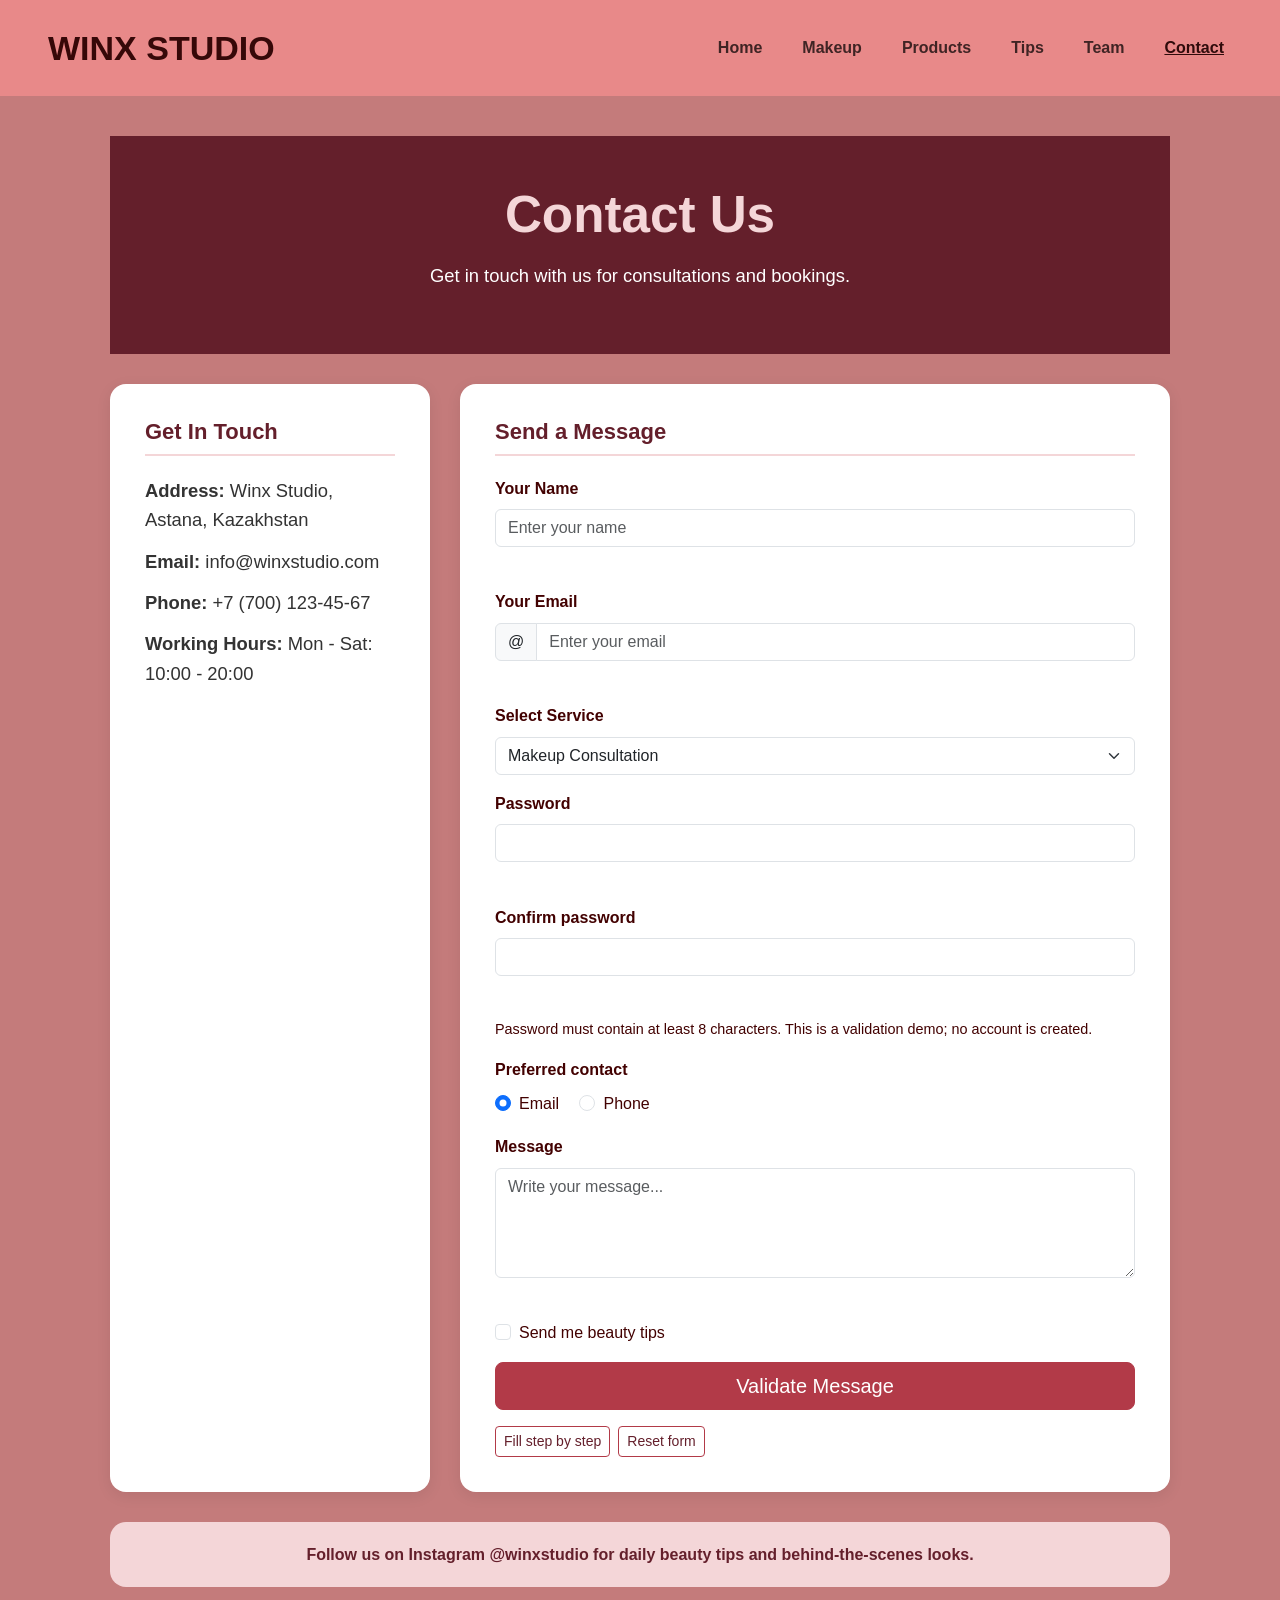
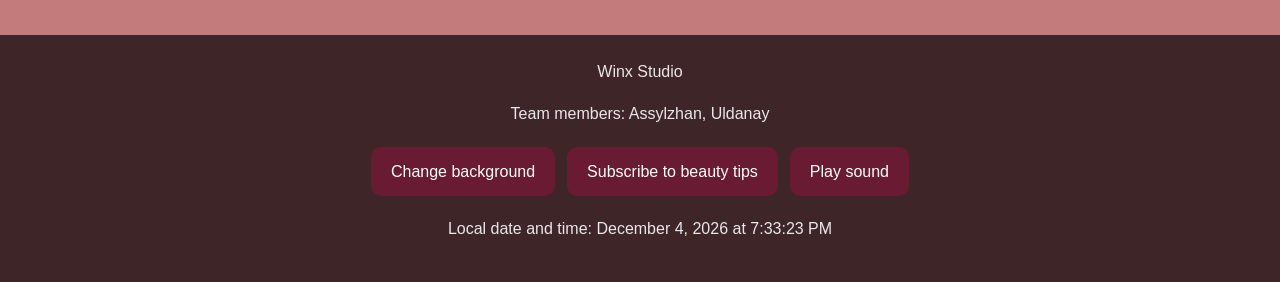
<file: contact.html>
<!DOCTYPE html>
<html lang="en">
<head>
    <meta charset="UTF-8">
    <meta name="viewport" content="width=device-width, initial-scale=1.0">
    <title>Contact Us - Winx Studio</title>
    <link href="https://cdn.jsdelivr.net/npm/bootstrap@5.3.3/dist/css/bootstrap.min.css" rel="stylesheet">
    <link rel="stylesheet" href="css/style.css">
</head>
<body>
    <header>
        <nav class="navbar navbar-expand-lg winx-navbar px-3 px-lg-5 py-3" aria-label="Main navigation">
            <a href="index.html" class="navbar-brand logo">WINX STUDIO</a>
            <button class="navbar-toggler" type="button" data-bs-toggle="collapse" data-bs-target="#mainNav" aria-controls="mainNav" aria-expanded="false" aria-label="Toggle navigation">
                <span class="navbar-toggler-icon"></span>
            </button>
            <div class="collapse navbar-collapse" id="mainNav">
                <ul class="navbar-nav ms-auto gap-lg-4">
                    <li class="nav-item"><a class="nav-link" href="index.html">Home</a></li>
                    <li class="nav-item"><a class="nav-link" href="makeup.html">Makeup</a></li>
                    <li class="nav-item"><a class="nav-link" href="products.html">Products</a></li>
                    <li class="nav-item"><a class="nav-link" href="tips.html">Tips</a></li>
                    <li class="nav-item"><a class="nav-link" href="team.html">Team</a></li>
                    <li class="nav-item"><a class="nav-link active" href="contact.html" aria-current="page">Contact</a></li>
                </ul>
            </div>
        </nav>
    </header>
    <main class="container-fluid px-0">
        <div class="container">
            <div class="contact-grid">
                <section class="page-title py-4 py-md-5 px-3 mb-0">
                    <h1>Contact Us</h1>
                    <p>Get in touch with us for consultations and bookings.</p>
                </section>
                <div class="contact-info">
                    <h3>Get In Touch</h3>
                    <p><strong>Address:</strong> Winx Studio, Astana, Kazakhstan</p>
                    <p><strong>Email:</strong> info@winxstudio.com</p>
                    <p><strong>Phone:</strong> +7 (700) 123-45-67</p>
                    <p><strong>Working Hours:</strong> Mon - Sat: 10:00 - 20:00</p>
                </div>
                <div class="contact-main">
                    <form id="contact-form" novalidate>
                        <h3>Send a Message</h3>
                        <div class="mb-3">
                            <label for="name" class="form-label fw-bold">Your Name</label>
                            <input type="text" class="form-control" id="name" placeholder="Enter your name" required>
                            <p id="name-error" class="field-error" aria-live="polite"></p>
                        </div>
                        <div class="mb-3">
                            <label for="email" class="form-label fw-bold">Your Email</label>
                            <div class="input-group"><span class="input-group-text">@</span><input type="email" class="form-control" id="email" placeholder="Enter your email" required></div>
                            <p id="email-error" class="field-error" aria-live="polite"></p>
                        </div>
                        <div class="mb-3">
                            <label for="service" class="form-label fw-bold">Select Service</label>
                            <select class="form-select" id="service">
                                <option value="makeup">Makeup Consultation</option>
                                <option value="products">Product Recommendation</option>
                                <option value="other">Other Query</option>
                            </select>
                        </div>
                        <div class="mb-3">
                            <label for="password" class="form-label fw-bold">Password</label>
                            <input type="password" id="password" class="form-control" autocomplete="new-password" required>
                            <p id="password-error" class="field-error" aria-live="polite"></p>
                        </div>
                        <div class="mb-3">
                            <label for="confirm-password" class="form-label fw-bold">Confirm password</label>
                            <input type="password" id="confirm-password" class="form-control" autocomplete="new-password" required>
                            <p id="confirm-password-error" class="field-error" aria-live="polite"></p>
                        </div>
                        <p class="form-hint">Password must contain at least 8 characters. This is a validation demo; no account is created.</p>
                        <fieldset class="mb-3">
                            <legend class="fs-6 fw-bold">Preferred contact</legend>
                            <div class="form-check form-check-inline"><input class="form-check-input" type="radio" name="contact" id="byEmail" checked><label class="form-check-label" for="byEmail">Email</label></div>
                            <div class="form-check form-check-inline"><input class="form-check-input" type="radio" name="contact" id="byPhone"><label class="form-check-label" for="byPhone">Phone</label></div>
                        </fieldset>
                        <div class="mb-3">
                            <label for="message" class="form-label fw-bold">Message</label>
                            <textarea class="form-control" id="message" rows="4" placeholder="Write your message..." required></textarea>
                            <p id="message-error" class="field-error" aria-live="polite"></p>
                        </div>
                        <div class="form-check mb-3"><input class="form-check-input" type="checkbox" id="news"><label class="form-check-label" for="news">Send me beauty tips</label></div>
                        <button type="submit" class="btn btn-danger btn-lg w-100">Validate Message</button>
                        <p id="contact-status" role="status"></p>
                    </form>
                </div>
                <div class="contact-note">Follow us on Instagram @winxstudio for daily beauty tips and behind-the-scenes looks.</div>
            </div>
        </div>
    </main>
    <footer class="p-4 mt-5">
        <p>Winx Studio</p>
        <p>Team members: Assylzhan, Uldanay</p>
        <div class="interactive-tools">
            <button type="button" class="winx-action" id="change-background">Change background</button>
            <button type="button" class="winx-action" id="open-subscribe">Subscribe to beauty tips</button>
            <p>Local date and time: <time id="current-datetime"></time></p>
        </div>
    </footer>
    <dialog id="subscribe-dialog" aria-labelledby="subscribe-title">
        <button type="button" id="close-subscribe" class="popup-close" aria-label="Close subscription form">×</button>
        <h2 id="subscribe-title">Beauty tips newsletter</h2>
        <form id="subscribe-form" novalidate>
            <label for="subscribe-email">Email</label>
            <input id="subscribe-email" type="email" autocomplete="email" required>
            <p id="subscribe-error" class="field-error" aria-live="polite"></p>
            <button type="submit" class="winx-action">Subscribe</button>
            <p id="subscribe-status" role="status"></p>
        </form>
    </dialog>
    <script src="https://cdn.jsdelivr.net/npm/bootstrap@5.3.3/dist/js/bootstrap.bundle.min.js"></script>
    <script src="js/script.js" defer></script>
    <script src="js/assignment5.js" defer></script>
</body>
</html>
</file>
<file: css/style.css>
* {
    margin: 0;
    padding: 0;
    box-sizing: border-box;
}
body {
    font-family: Arial;
    font-weight: 400;
    background-color: rgb(196, 123, 123);
    color: rgb(66, 1, 1);
    line-height: 1.6;
}
/* ===== Контейнер ===== */
.container {
    max-width: 1100px;
    margin: 0 auto;
    padding: 0 20px;
}
/* ===== Навигация ===== */
.logo {
    font-family: Arial;
    color: rgb(54, 8, 8);
    font-size: 34px;
    font-weight: 700;
    text-decoration: none;
}
.navbar {
    display: flex;
    justify-content: space-between;
    align-items: center;
    padding: 20px 60px;
    background-color: rgba(234, 139, 139, 0.949);
}
.nav-menu {
    display: flex;
    align-items: center;
    gap: 40px;
    list-style: none;
}
.nav-menu a {
    font-family: Arial;
    color: rgb(63, 36, 36);
    text-decoration: none;
    font-weight: 600;
    transition: 0.3s;
}
.nav-menu a:hover, .nav-menu a.active {
    color: rgb(47, 11, 11);
    text-decoration: underline;
}
/* ===== Hero section ===== */
.hero {
    min-height: 75vh;
    display: flex;
    align-items: center;
    justify-content: space-between;
    gap: 50px;
    padding: 70px 8%;
}
.hero-text {
    max-width: 550px;
}
.small-title {
    color: #6e101a;
    font-weight: 700;
    letter-spacing: 2px;
}
.hero h1 {
    line-height: 1.1;
    margin: 15px 0;
    color: #230509;
    font-weight: 700;
}
.hero p {
    margin-bottom: 20px;
    font-weight: 400;
}
.hero-image img {
    width: 400px;
    height: 500px;
    object-fit: cover;
    border-radius: 20px;
}
/* ===== Buttons ===== */
.button {
    display: inline-block;
    padding: 12px 25px;
    background-color: #B23A48;
    color: white;
    text-decoration: none;
    font-weight: 700;
    border-radius: 8px;
    transition: 0.3s;
}
.button:hover {
    background-color: #641F2B;
    transform: translateY(-2px);
}
/* ===== About / Cards ===== */
.about-section, .cards-section {
    text-align: center;
}
.cards {
    display: flex;
    justify-content: center;
    align-items: stretch;
    gap: 25px;
    margin-top: 30px;
    flex-wrap: wrap;
}
.winx-card {
    width: calc((100% - 50px) / 3);
    display: flex;
    flex-direction: column;
    align-items: center;
    background-color: white;
    border: 1px solid #ead6d6;
    border-radius: 15px;
    box-shadow: 0 5px 15px rgba(0, 0, 0, 0.08);
    transition: transform 0.25s ease, box-shadow 0.25s ease;
}
.winx-card:hover {
    transform: translateY(-8px);
    box-shadow: 0 12px 25px rgba(0, 0, 0, 0.15);
}
.winx-card h3 {
    color: #24080b;
    margin-bottom: 10px;
    font-weight: 700;
}
.winx-card p {
    flex-grow: 1;
    font-weight: 400;
}
/* ===== Page title ===== */
.page-title {
    background-color: #641F2B;
    color: white;
    text-align: center;
}
.page-title h1 {
    color: #F4D6D8;
    margin-bottom: 15px;
    font-weight: 700;
}
.page-title p {
    color: white;
    font-weight: 400;
}
/* ===== Content ===== */
.content {
    width: 85%;
    max-width: 1000px;
    background-color: #FFF5F5;
    border: 2px solid #F4D6D8;
    border-radius: 20px;
}
.content h2 {
    color: #641F2B;
    margin-top: 25px;
    margin-bottom: 15px;
    border-bottom: 2px solid #B23A48;
    padding-bottom: 8px;
    font-weight: 700;
}
.content ol, .content ul {
    padding-left: 30px;
    margin-bottom: 30px;
}
.content li {
    color: #641F2B;
    margin-bottom: 10px;
    font-weight: 400;
}
.content li::marker {
    color: #B23A48;
    font-weight: 700;
}
.content img {
    display: block;
    width: 70%;
    max-width: 600px;
    height: 400px;
    object-fit: cover;
    margin: 35px auto;
    border-radius: 20px;
    border: 5px solid #F4D6D8;
}
/* ===== Highlight ===== */
.highlight {
    background-color: #F4D6D8;
    border-left: 8px solid #B23A48;
    border-radius: 16px;
}
.highlight h3 {
    color: #641F2B;
    font-size: 24px;
    font-weight: 700;
    margin-bottom: 10px;
}
.highlight p {
    color: #641F2B;
    font-weight: 400;
}
/* ===== Team ===== */
.team-grid {
    display: flex;
    gap: 25px;
    justify-content: center;
    flex-wrap: wrap;
    margin: 40px 0;
}
.team-card {
    background-color: #ffffff;
    padding: 30px 20px;
    border-radius: 16px;
    text-align: center;
    flex: 1;
    min-width: 250px;
    display: flex;
    flex-direction: column;
    align-items: center;
    box-shadow: 0 4px 15px rgba(0, 0, 0, 0.08);
    transition: transform 0.25s ease, box-shadow 0.25s ease;
}
.team-card:hover {
    transform: translateY(-8px);
    box-shadow: 0 12px 25px rgba(0, 0, 0, 0.15);
}
.profile-img {
    width: 130px;
    height: 130px;
    border-radius: 50%;
    object-fit: cover;
    border: 4px solid #B23A48;
    margin-bottom: 15px;
}
.team-card h3 {
    font-size: 20px;
    color: #24080b;
    margin-bottom: 5px;
    font-weight: 700;
}
.role {
    display: inline-block;
    color: #B23A48;
    font-size: 14px;
    font-weight: 700;
    margin-bottom: 12px;
}
.team-card p {
    flex-grow: 1;
    font-size: 14px;
    color: #444444;
    font-weight: 400;
}
.btn-card {
    display: inline-block;
    margin-top: 18px;
    padding: 10px 22px;
    background-color: #B23A48;
    color: #ffffff;
    text-decoration: none;
    border-radius: 8px;
    font-size: 14px;
    font-weight: 700;
    transition: background-color 0.25s ease, transform 0.25s ease;
}
.btn-card:hover {
    background-color: #641F2B;
    transform: translateY(-2px);
}
/* ===== Gallery ===== */
.gallery-title {
    text-align: center;
    color: #641F2B;
    margin: 50px 0 20px;
    font-weight: 700;
}
.gallery-grid {
    display: grid;
    grid-template-columns: repeat(3, 1fr);
    gap: 18px;
    margin-bottom: 40px;
}
.gallery-item {
    position: relative;
    overflow: hidden;
    border-radius: 12px;
}
.gallery-grid .gallery-item {
    aspect-ratio: 1 / 1;
}
.gallery-grid .gallery-item img {
    width: 100%;
    height: 100%;
    object-fit: cover;
    display: block;
    transition: transform 0.35s ease;
}
.gallery-grid .gallery-item:hover img {
    transform: scale(1.08);
}
.gallery-caption {
    position: absolute;
    inset: 0;
    display: flex;
    align-items: flex-end;
    padding: 16px;
    background: linear-gradient(to top, rgba(48, 6, 10, 0.85), rgba(48, 6, 10, 0));
    color: #ffffff;
    font-size: 15px;
    font-weight: 700;
    opacity: 0;
    transition: opacity 0.3s ease;
}
.gallery-item:hover .gallery-caption {
    opacity: 1;
}
/* ===== Contact ===== */
.contact-grid {
    display: grid;
    grid-template-columns: 320px 1fr;
    grid-template-areas: "title title" "sidebar main" "note note";
    gap: 30px;
    margin: 40px 0;
}
.contact-grid .page-title {
    grid-area: title;
    margin-bottom: 0;
}
.contact-info {
    grid-area: sidebar;
}
.contact-main {
    grid-area: main;
}
.contact-note {
    grid-area: note;
    background-color: #F4D6D8;
    border-radius: 16px;
    padding: 20px 30px;
    text-align: center;
    color: #641F2B;
    font-weight: 700;
}
.contact-wrapper {
    display: flex;
    gap: 30px;
    margin: 40px 0;
}
.contact-info, #contact-form {
    background-color: #ffffff;
    padding: 35px;
    border-radius: 16px;
    box-shadow: 0 4px 15px rgba(0, 0, 0, 0.08);
}
.contact-info h3, #contact-form h3 {
    color: #641F2B;
    font-size: 22px;
    margin-bottom: 20px;
    border-bottom: 2px solid #F4D6D8;
    padding-bottom: 8px;
    font-weight: 700;
}
.contact-info p {
    margin-bottom: 12px;
    color: #333333;
    font-weight: 400;
}
#contact-form {
    flex: 1.5;
}
.form-group {
    margin-bottom: 18px;
    display: flex;
    flex-direction: column;
}
.form-group label {
    font-size: 14px;
    font-weight: 700;
    margin-bottom: 6px;
    color: #24080b;
}
.form-group input, .form-group select, .form-group textarea {
    padding: 12px;
    border: 1px solid #ead6d6;
    border-radius: 8px;
    background-color: #fafafa;
    font-family: Arial;
    font-size: 14px;
    font-weight: 400;
}
.form-group input:focus, .form-group select:focus, .form-group textarea:focus {
    outline: none;
    border-color: #B23A48;
    background-color: #ffffff;
}
.btn-primary {
    background-color: #B23A48;
    color: #ffffff;
    padding: 14px;
    border: none;
    border-radius: 8px;
    font-weight: 700;
    cursor: pointer;
    width: 100%;
    font-size: 15px;
    transition: background-color 0.3s;
}
.btn-primary:hover {
    background-color: #641F2B;
}
/* ===== Products table ===== */
.products-table {
    width: 100%;
    border-collapse: collapse;
    margin: 30px 0 40px;
    background-color: white;
}
.products-table th {
    background-color: #641F2B;
    color: white;
    padding: 15px;
    text-align: left;
    font-size: 17px;
    font-weight: 700;
}
.products-table td {
    padding: 15px;
    border: 1px solid #F4D6D8;
    color: #641F2B;
    font-size: 16px;
    font-weight: 400;
}
.products-table tr:nth-child(even) {
    background-color: #FFF5F5;
}
.products-table tr:hover {
    background-color: #F4D6D8;
}
.products-table td:first-child {
    width: 60px;
    text-align: center;
    font-weight: 700;
}
.products-table td:nth-child(2) {
    width: 25%;
}
/* ===== Assignment page ===== */
.assignment-page {
    display: grid;
    grid-template-columns: 220px 1fr;
    grid-template-areas: "header header" "sidebar main" "footer footer";
    min-height: 100vh;
}
.site-header {
    grid-area: header;
}
.sidebar {
    grid-area: sidebar;
    background-color: #F4D6D8;
    color: #641F2B;
}
.sidebar h2 {
    margin-bottom: 15px;
    font-weight: 700;
}
.sidebar ul {
    padding-left: 20px;
}
.sidebar li {
    margin-bottom: 10px;
    font-weight: 400;
}
.main-content {
    grid-area: main;
}
.site-footer {
    grid-area: footer;
}
.assignment-page .site-footer {
    margin-top: 0;
}
/* ===== Products ===== */
.products-section {
    text-align: center;
}
.products-section h2 {
    color: #641F2B;
    margin-bottom: 30px;
    font-weight: 700;
}
.product-cards {
    display: flex;
    gap: 25px;
    align-items: stretch;
}
.product-card {
    flex: 1;
    display: flex;
    flex-direction: column;
    background-color: #FFF5F5;
    border: 2px solid #F4D6D8;
    border-radius: 15px;
    transition: 0.3s;
}
.product-card:hover {
    transform: translateY(-8px);
    box-shadow: 0 10px 20px rgba(0, 0, 0, 0.2);
}
.product-card img {
    width: 100%;
    height: 220px;
    object-fit: cover;
    border-radius: 12px;
}
.product-card h3 {
    color: #641F2B;
    margin-top: 20px;
    margin-bottom: 10px;
    font-weight: 700;
}
.product-card p {
    flex-grow: 1;
    margin-bottom: 20px;
    font-weight: 400;
}
.card-button {
    display: inline-block;
    background-color: #B23A48;
    color: white;
    text-decoration: none;
    padding: 10px 20px;
    border-radius: 8px;
    font-weight: 700;
    transition: 0.3s;
}
.card-button:hover {
    background-color: #641F2B;
}
/* ===== Gallery section ===== */
.gallery-section h2 {
    color: #641F2B;
    text-align: center;
    margin-bottom: 30px;
    font-weight: 700;
}
.gallery {
    display: grid;
    grid-template-columns: repeat(3, 1fr);
    gap: 20px;
}
.gallery .gallery-item {
    border-radius: 15px;
}
.gallery .gallery-item img {
    width: 100%;
    height: 250px;
    object-fit: cover;
    display: block;
    transition: 0.3s;
}
.caption {
    position: absolute;
    bottom: 0;
    left: 0;
    width: 100%;
    padding: 15px;
    background-color: rgba(100, 31, 43, 0.85);
    color: white;
    text-align: center;
    opacity: 0;
    transition: 0.3s;
    font-weight: 700;
}
.gallery-item:hover .caption {
    opacity: 1;
}
.gallery .gallery-item:hover img {
    transform: scale(1.05);
}
/* ===== Home page ===== */
.home-page {
    background-color: #fff7f7;
}
.home-hero {
    width: 88%;
    max-width: 1200px;
    margin: 45px auto 70px;
    display: flex;
    align-items: center;
    justify-content: space-between;
    gap: 55px;
    padding: 50px;
    background-color: #FFF5F5;
    border: 2px solid #F4D6D8;
    border-radius: 24px;
    box-shadow: 0 8px 25px rgba(100, 31, 43, 0.08);
}
.home-hero-text, .home-hero-image {
    flex: 1;
}
.home-hero-text h1 {
    font-size: 52px;
    line-height: 1.1;
    color: #641F2B;
    margin: 12px 0 20px;
    font-weight: 700;
}
.home-hero-description {
    max-width: 540px;
    font-size: 18px;
    line-height: 1.7;
    color: #5d3439;
    margin-bottom: 28px;
    font-weight: 400;
}
.home-actions {
    display: flex;
    gap: 15px;
    flex-wrap: wrap;
}
.home-primary-button, .home-secondary-button {
    display: inline-block;
    padding: 13px 25px;
    text-decoration: none;
    font-weight: 700;
    border: 2px solid #B23A48;
    border-radius: 10px;
    transition: 0.3s;
}
.home-primary-button {
    background-color: #B23A48;
    color: white;
    box-shadow: 0 5px 12px rgba(100, 31, 43, 0.18);
}
.home-primary-button:hover {
    background-color: #641F2B;
    border-color: #641F2B;
    transform: translateY(-3px);
    box-shadow: 0 8px 16px rgba(100, 31, 43, 0.25);
}
.home-secondary-button {
    background-color: transparent;
    color: #641F2B;
}
.home-secondary-button:hover {
    background-color: #F4D6D8;
    transform: translateY(-3px);
}
.home-hero-image img {
    width: 100%;
    height: 430px;
    object-fit: cover;
    display: block;
    border-radius: 20px;
}
.home-about {
    width: 75%;
    max-width: 850px;
    margin: 0 auto 70px;
    text-align: center;
}
.home-about h2 {
    color: #641F2B;
    font-size: 34px;
    margin: 10px 0 18px;
    font-weight: 700;
}
.home-about p {
    line-height: 1.7;
    font-weight: 400;
}
.home-cards-section {
    width: 88%;
    max-width: 1200px;
    margin: 0 auto 70px;
    text-align: center;
}
.home-cards-section h2 {
    color: #641F2B;
    font-size: 34px;
    margin-bottom: 10px;
    font-weight: 700;
}
.home-section-description {
    margin-bottom: 30px;
    font-weight: 400;
}
.home-cards {
    display: flex;
    gap: 25px;
    align-items: stretch;
}
.home-card {
    flex: 1;
    display: flex;
    flex-direction: column;
    padding: 30px;
    background-color: #FFF5F5;
    border: 2px solid #F4D6D8;
    border-radius: 18px;
    box-shadow: 0 5px 15px rgba(100, 31, 43, 0.07);
    transition: 0.3s;
}
.home-card:hover {
    transform: translateY(-6px);
    box-shadow: 0 10px 22px rgba(100, 31, 43, 0.14);
}
.home-card h3 {
    color: #641F2B;
    font-size: 23px;
    margin-bottom: 12px;
    font-weight: 700;
}
.home-card p {
    flex-grow: 1;
    line-height: 1.6;
    margin-bottom: 22px;
    font-weight: 400;
}
.home-card-link {
    display: inline-block;
    padding: 10px 18px;
    background-color: #B23A48;
    color: white;
    text-decoration: none;
    font-weight: 700;
    border-radius: 9px;
    transition: 0.3s;
}
.home-card-link:hover {
    background-color: #641F2B;
}
/* ===== Footer ===== */
footer {
    background-color: #3d2528;
    color: rgb(234, 231, 231);
    text-align: center;
}
footer p {
    font-weight: 400;
}
/* ===== RESPONSIVE DESIGN ===== */
@media (max-width: 900px) {
    .assignment-page {
        grid-template-columns: 1fr;
        grid-template-areas: "header" "sidebar" "main" "footer";
    }
    .navbar {
        flex-direction: column;
        gap: 20px;
    }
    .nav-menu {
        flex-wrap: wrap;
        justify-content: center;
        gap: 20px;
    }
    .product-cards, .home-cards {
        flex-direction: column;
        align-items: center;
    }
    .winx-card {
        width: 100%;
        max-width: 600px;
    }
    .gallery {
        grid-template-columns: repeat(2, 1fr);
    }
    .home-hero {
        flex-direction: column;
        padding: 35px;
    }
    .home-hero-text {
        text-align: center;
    }
    .home-hero-description {
        margin-left: auto;
        margin-right: auto;
    }
    .home-actions {
        justify-content: center;
    }
    .home-hero-image {
        width: 100%;
    }
}
@media (max-width: 768px) {
    .contact-grid {
        grid-template-columns: 1fr;
        grid-template-areas: "title" "sidebar" "main" "note";
    }
    .contact-wrapper {
        flex-direction: column;
    }
}
@media (max-width: 700px) {
    .gallery-grid {
        grid-template-columns: repeat(2, 1fr);
    }
}
@media (max-width: 600px) {
    .navbar {
        padding: 20px;
    }
    .nav-menu {
        gap: 15px;
    }
    .page-title {
        padding: 45px 20px;
    }
    .page-title h1 {
        font-size: 38px;
    }
    .content {
        width: 92%;
        padding: 25px;
    }
    .content img {
        width: 100%;
        height: 300px;
    }
    .products-section, .gallery-section {
        padding: 25px;
    }
    .gallery, .gallery-grid {
        grid-template-columns: 1fr;
    }
    .hero {
        flex-direction: column;
        padding: 45px 8%;
    }
    .hero h1 {
        font-size: 42px;
    }
    .hero-image img {
        width: 100%;
        max-width: 400px;
        height: 420px;
    }
    .home-hero {
        width: 92%;
        padding: 25px;
    }
    .home-hero-text h1 {
        font-size: 38px;
    }
    .home-hero-image img {
        height: 300px;
    }
    .home-about, .home-cards-section {
        width: 90%;
    }
    .home-actions {
        flex-direction: column;
    }
    .home-primary-button, .home-secondary-button {
        width: 100%;
        text-align: center;
    }
}
/* ===== ASSIGNMENT 3 ===== */
/* ===== Task 5: Bootstrap Navbar ===== */
.winx-navbar {
    background-color: rgba(234, 139, 139, 0.949);
}
.winx-navbar .logo {
    color: rgb(54, 8, 8);
    font-size: 34px;
    font-weight: 700;
    text-decoration: none;
}
.winx-navbar .nav-link {
    color: rgb(63, 36, 36);
    font-weight: 600;
}
.winx-navbar .nav-link:hover, .winx-navbar .nav-link.active {
    color: rgb(47, 11, 11);
    text-decoration: underline;
}
/* ===== Task 6: Bootstrap buttons ===== */
.btn-danger {
    --bs-btn-bg: #B23A48;
    --bs-btn-border-color: #B23A48;
    --bs-btn-hover-bg: #641F2B;
    --bs-btn-hover-border-color: #641F2B;
    --bs-btn-active-bg: #641F2B;
    --bs-btn-active-border-color: #641F2B;
    --bs-btn-disabled-bg: #B23A48;
    --bs-btn-disabled-border-color: #B23A48;
    --bs-btn-focus-shadow-rgb: 178, 58, 72;
}
.btn-outline-danger {
    --bs-btn-color: #641F2B;
    --bs-btn-border-color: #B23A48;
    --bs-btn-hover-bg: #B23A48;
    --bs-btn-hover-border-color: #B23A48;
    --bs-btn-active-bg: #641F2B;
    --bs-btn-active-border-color: #641F2B;
    --bs-btn-focus-shadow-rgb: 178, 58, 72;
}
/* ===== Task 7: Carousel ===== */
.carousel-item img {
    height: 420px;
    object-fit: cover;
}
.carousel-caption {
    background: rgba(48, 6, 10, 0.8);
    border-radius: 8px;
}
.carousel-caption p {
    font-size: 1rem;
    font-weight: 400;
}
@media (max-width: 600px) {
    .carousel-item img {
        height: 260px;
    }
}
/* ===== Task 1: Responsive Typography ===== */
h1 {
    font-family: Arial;
    font-weight: 700;
    font-size: 1.9rem;
}
h2 {
    font-family: Arial;
    font-weight: 700;
    font-size: 1.4rem;
}
h3, h4, h5, h6 {
    font-family: Arial;
    font-weight: 700;
}
main p, main li, .sidebar li {
    font-family: Arial;
    font-size: 1rem;
    font-weight: 400;
}
@media (min-width: 600px) {
    h1 {
        font-size: 2.5rem;
    }
    h2 {
        font-size: 1.8rem;
    }
    main p, main li, .sidebar li {
        font-size: 1.05rem;
    }
}
@media (min-width: 992px) {
    h1 {
        font-size: 3.2rem;
    }
    h2 {
        font-size: 2.2rem;
    }
    main p, main li, .sidebar li {
        font-size: 1.15rem;
    }
}
/* ===== Task 2: Responsive Cards ===== */
.cards {
    flex-wrap: wrap;
}
.winx-card {
    width: calc((100% - 50px) / 3);
}
@media (max-width: 991px) {
    .cards {
        flex-direction: row;
        align-items: stretch;
    }
    .winx-card {
        width: calc((100% - 25px) / 2);
        max-width: none;
    }
}
@media (max-width: 599px) {
    .cards {
        flex-direction: column;
        align-items: stretch;
    }
    .winx-card {
        width: 100%;
    }
}
/* Assignment 4: JavaScript components */
body {
    transition: background-color .4s ease;
}
.interactive-tools {
    display: flex;
    flex-wrap: wrap;
    gap: 12px;
    justify-content: center;
    align-items: center;
    margin-top: 20px;
}
.interactive-tools p {
    width: 100%;
    margin-top: 8px;
}
.winx-action {
    background: #681b32;
    color: white;
    border: 0;
    border-radius: 10px;
    padding: 12px 20px;
    cursor: pointer;
    font: inherit;
}
.winx-action:hover {
    background: #8b2945;
}
.winx-action:focus-visible, .faq-question:focus-visible, .popup-close:focus-visible {
    outline: 3px solid #681b32;
    outline-offset: 4px;
}
.field-error {
    color: #a00020;
    font-size: .9rem;
    margin: 6px 0;
    min-height: 1.4em;
}
[aria-invalid="true"] {
    border: 2px solid #a00020;
}
.form-hint {
    font-size: .9rem;
}
#subscribe-dialog {
    position: fixed;
    inset: 0;
    margin: auto;
    border: 0;
    border-radius: 18px;
    padding: 36px 28px;
    width: min(440px, 90vw);
    max-height: 85vh;
    overflow: auto;
    background: #fff2f3;
    color: #420101;
}
#subscribe-dialog::backdrop {
    background: rgba(35, 7, 16, .65);
}
#subscribe-dialog input {
    display: block;
    width: 100%;
    padding: 12px;
    margin-top: 8px;
    border-radius: 8px;
    border: 1px solid #a86778;
    font: inherit;
}
.popup-close {
    position: absolute;
    right: 12px;
    top: 6px;
    border: 0;
    background: transparent;
    font-size: 30px;
    cursor: pointer;
    color: #420101;
}
.faq-item {
    border-bottom: 1px solid #bc8792;
}
.faq-item h3 {
    margin: 0;
}
.faq-question {
    width: 100%;
    text-align: left;
    border: 0;
    background: transparent;
    color: #420101;
    padding: 18px 0;
    font: inherit;
    cursor: pointer;
    display: flex;
    justify-content: space-between;
}
.faq-answer {
    display: grid;
    grid-template-rows: 0fr;
    transition: grid-template-rows .3s ease;
    visibility: hidden;
}
.faq-answer > div {
    overflow: hidden;
    min-height: 0;
}
.faq-answer p {
    padding: 0 0 16px;
    margin: 0;
}
.faq-answer.is-open {
    grid-template-rows: 1fr;
    visibility: visible;
}
@media (prefers-reduced-motion: reduce) {
    body, .faq-answer {
        transition: none;
    }
}
/* Product filters and favorites */
.product-filters {
    display: flex;
    flex-wrap: wrap;
    gap: 10px;
    margin: 20px 0 14px;
}
.product-filters .winx-action[aria-pressed="false"] {
    background: #fff2f3;
    color: #681b32;
    box-shadow: inset 0 0 0 1px #681b32;
}
.favorites-only {
    display: block;
    margin: 14px 0;
    font-weight: bold;
}
.favorite-button {
    display: block;
    margin: 10px 0;
    padding: 8px 14px;
    border: 1px solid #681b32;
    border-radius: 9px;
    background: #fff2f3;
    color: #681b32;
    cursor: pointer;
    font: inherit;
}
.favorite-button[aria-pressed="true"] {
    background: #681b32;
    color: white;
}
.catalog-item[hidden] {
    display: none !important;
}
/* ass5 */

.as5-rating {
    margin-top: 16px;
}

.as5-rating-message {
    margin-bottom: 6px;
}

.as5-rating-stars {
    display: flex;
    flex-wrap: wrap;
    gap: 4px;
    justify-content: center;
}

.as5-rating-star {
    border: 0;
    border-radius: 8px;
    padding: 4px;
    min-width: 40px;
    min-height: 44px;
    background: transparent;
    color: #681b32;
    font-family: inherit;
    font-size: 30px;
    line-height: 1;
    cursor: pointer;
    transition: transform 0.15s ease;
}

.as5-rating-star.as5-selected {
    color: #420101;
}

.as5-rating-star:hover {
    transform: translateY(-2px);
}

.as5-rating-star:focus-visible {
    outline: 2px solid #681b32;
    outline-offset: 2px;
}


.as5-form-tools {
    margin-top: 14px;
}

.as5-form-actions {
    display: flex;
    flex-wrap: wrap;
    gap: 8px;
}

.as5-sound-status:empty {
    display: none;
}

.as5-sound-status {
    flex-basis: 100%;
}

.as5-hidden {
    display: none !important;
}

.as5-pop {
    animation: as5-pop 0.24s ease-out;
}

@keyframes as5-pop {
    0% {
        transform: translateY(3px);
        opacity: 0.65;
    }

    100% {
        transform: translateY(0);
        opacity: 1;
    }
}

@media (prefers-reduced-motion: reduce) {
    .as5-pop {
        animation: none;
    }

    .as5-rating-star {
        transition: none;
    }

    .as5-rating-star:hover {
        transform: none;
    }
}

.as5-products-title {
    color: #641F2B;
}
</file>
